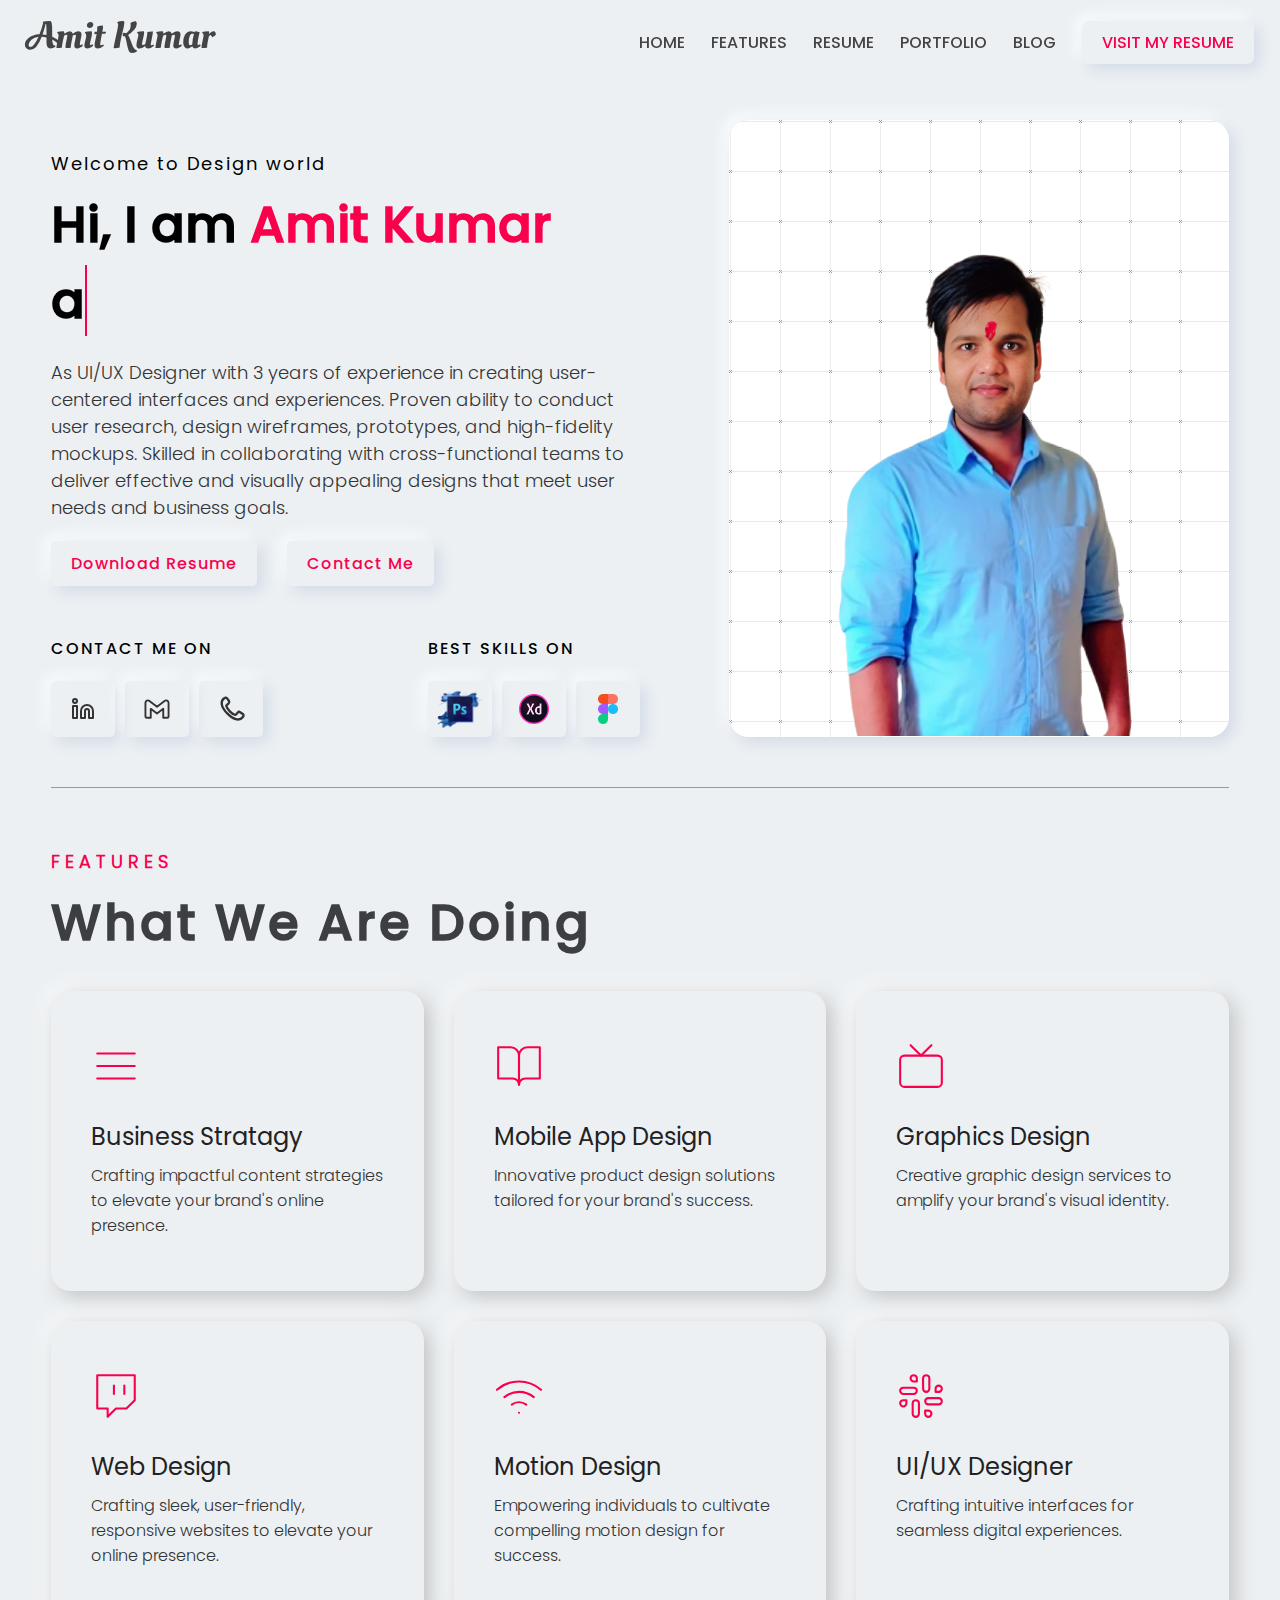
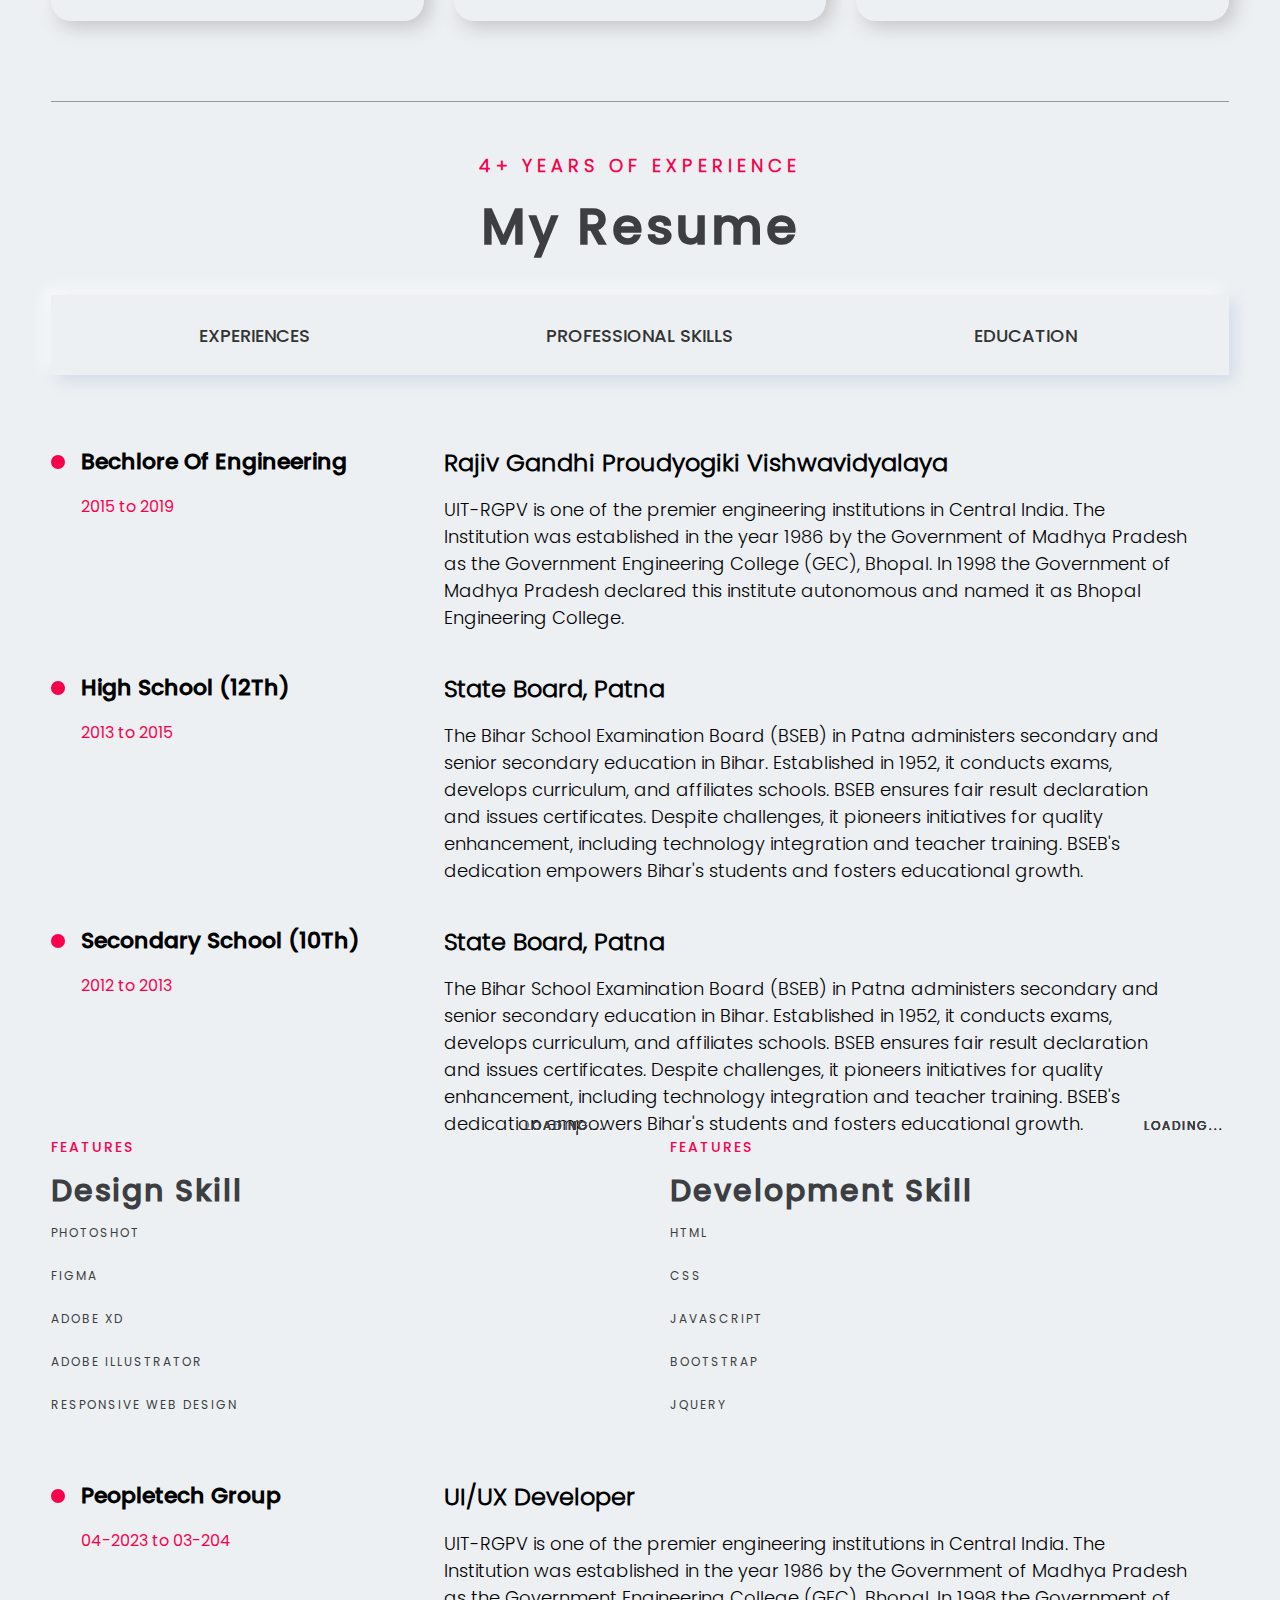
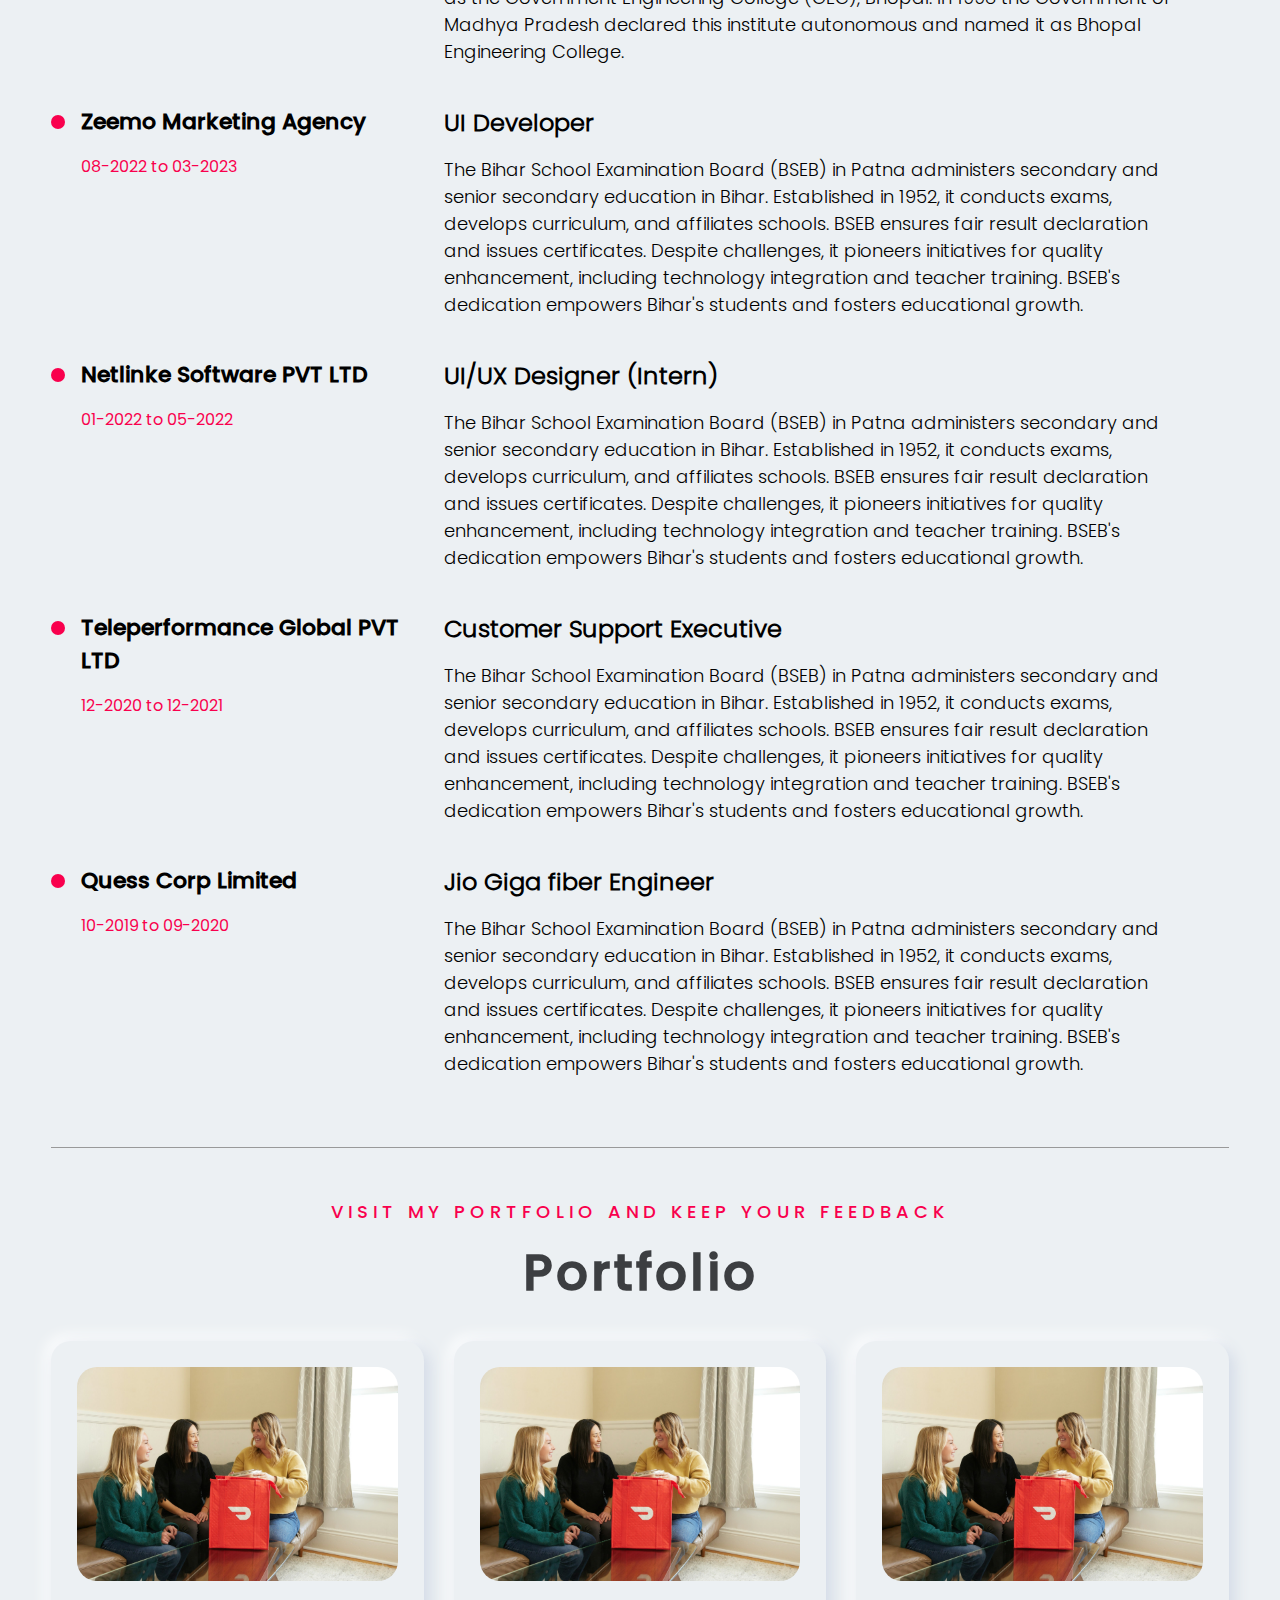
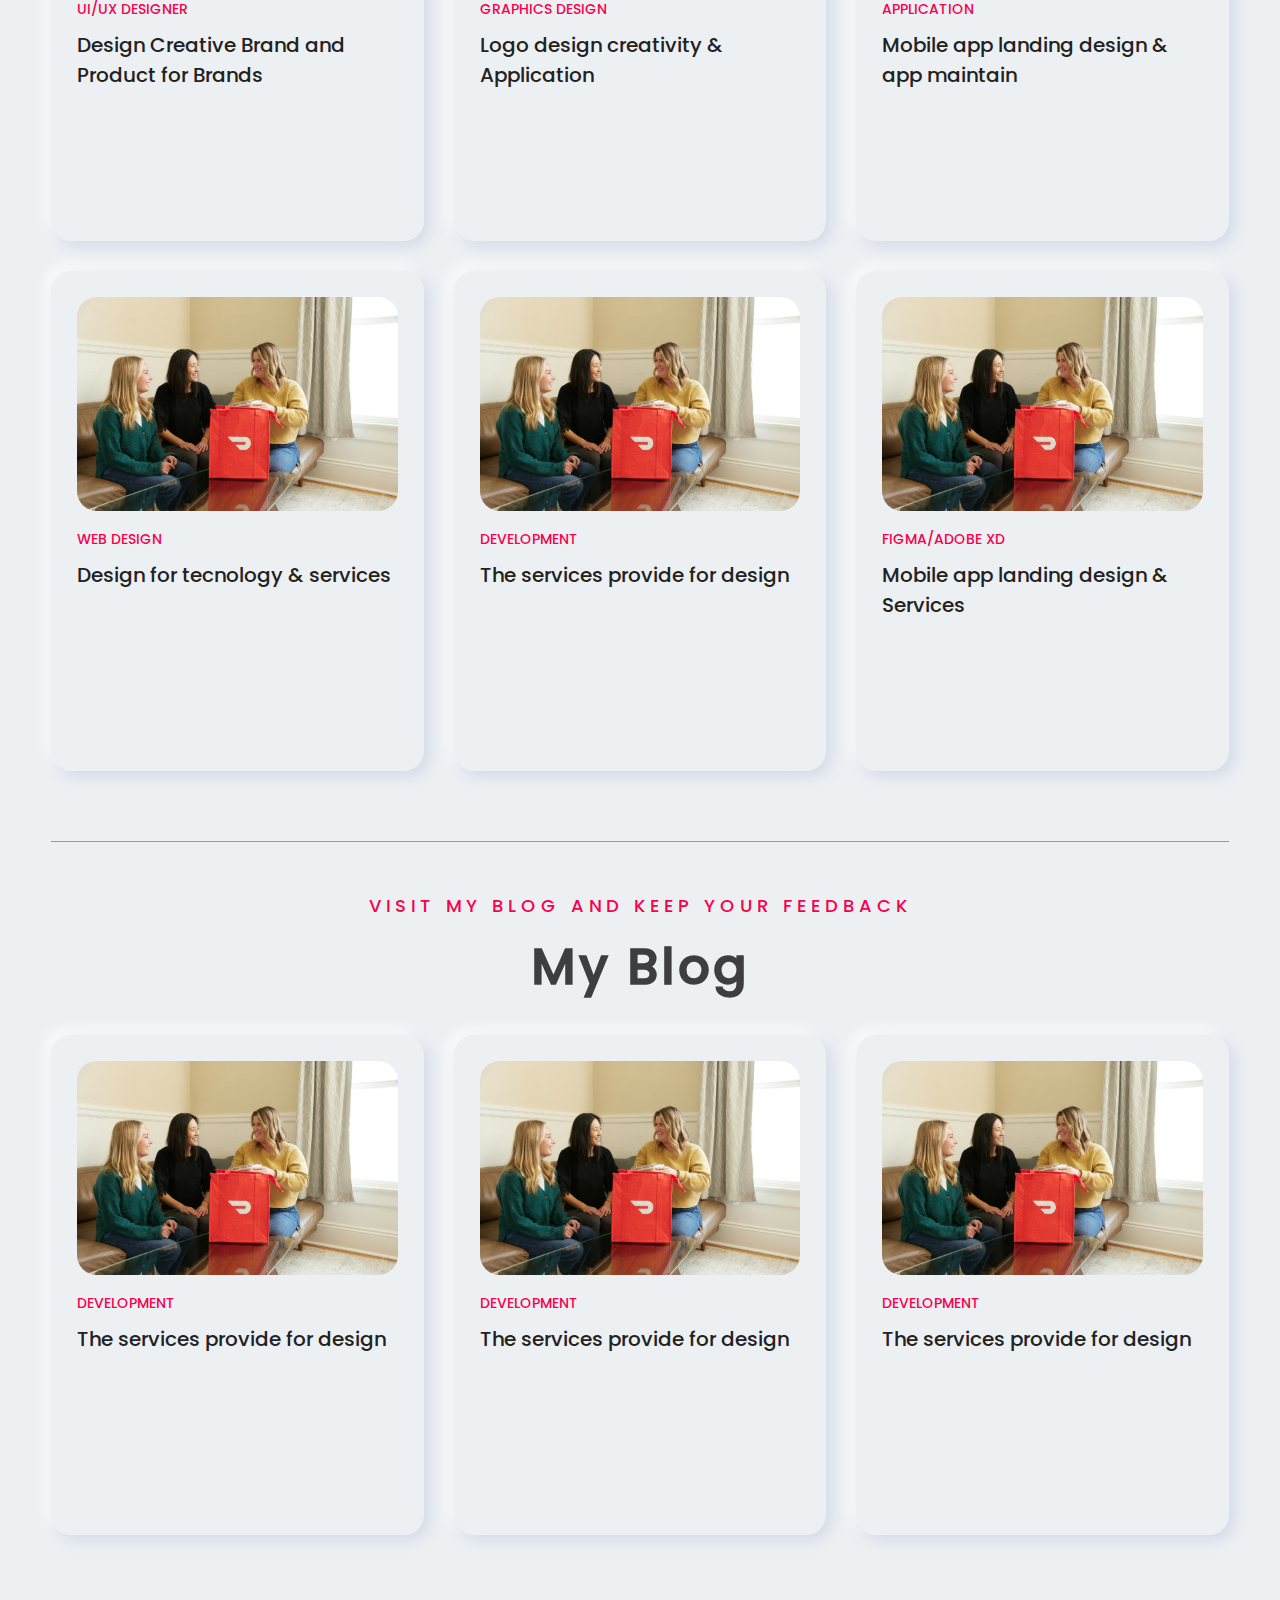
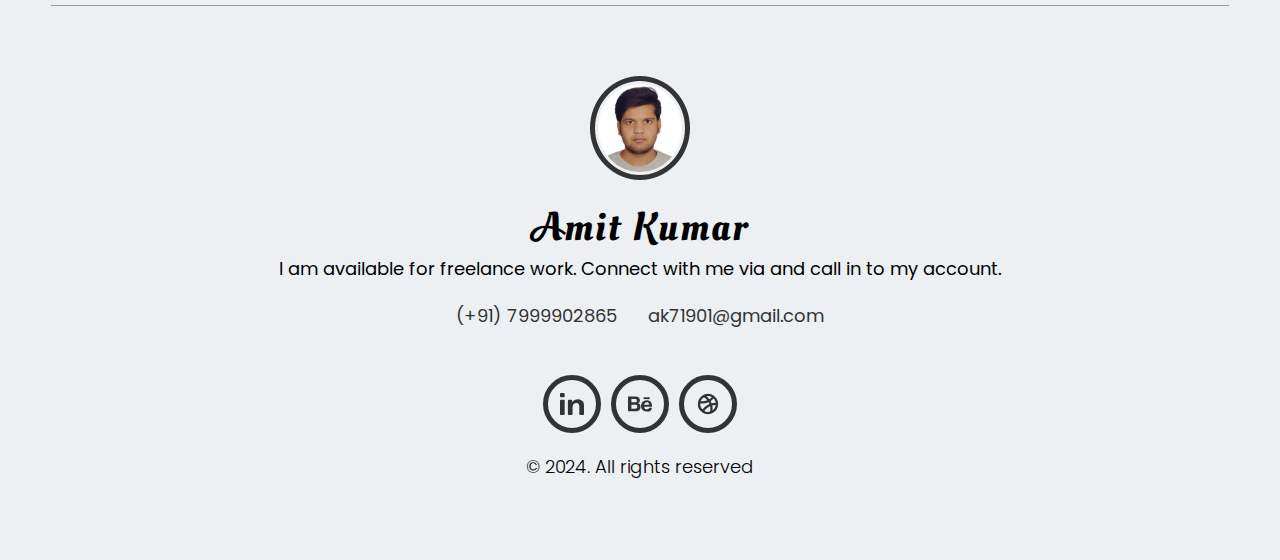
<file: index.html>
<!DOCTYPE html>
<html>
  <head>
    <meta charset="utf-8" />
    <meta http-equiv="X-UA-Compatible" content="IE=edge" />
    <link rel="icon" type="image/x-icon" href="./assets/image/AK.ico">
    <title>Amit Kumar</title>
    <meta name="description" content="" />
    <meta name="viewport" content="width=device-width, initial-scale=1" />
    <meta http-equiv="refresh" content="seconds; url=URL">
   
    <link rel="stylesheet" href="./assets/css/style.css" />
  </head>
  <body onload="hideLoader()">


    <div class="page-loader">
      <img src="./assets/image/loader1.gif">
      <!--<div class="spinner"></div>-->
      <!--<div class="loader">
      
      <div class="txt">Loading...</div>
      </div>-->
  </div>

 <!-- <button onclick="topFunction()" id="myBtn" title="Go to top">Top</button>-->

    


    <header id="navbar">
      <nav>
        <!-- nav Logo -->
        <div class="logo">Amit Kumar</div>
        <!-- nav List -->
        <ul class="navList">
          <li class="navLi">
            <a href="#top" class="scroll" >Home</a>
          </li>
          <li class="navLi"><a class="scroll" href="#features">features</a></li>
          <li class="navLi"><a class="scroll" href="#resume">Resume</a></li>
          <li class="navLi"><a class="scroll" href="#portfolio">Portfolio</a></li>
          <li class="navLi"><a class="scroll" href="#blog">Blog</a></li>
          <!--<li class="navLi"><a href="#">contact</a></li>-->
          <li class="navLi custombtn"><a href="./assets/image/resume.pdf" target="_blank">Visit My Resume</a></li>
        </ul>
        <!-- nav Button -->
        <div class="navBtn">
          <div class="line1"></div>
          <div class="line2"></div>
          <div class="line3"></div>
        </div>
      </nav>
    </header>

    <div class="banner" id="top">
      <div class="container">
        <div class="bannerwrap">

          <div class="imgsection" style=text-align:center;>
            <img src="./assets/image/my_image.png" >
          </div>

          <div class="introsection">
            <span class="welmsg">Welcome to Design world</span>
            <h1>Hi, I am <span class="namegrp">Amit Kumar</span> <br>a <span class="text"></span></h1>
            <p>As UI/UX Designer with 3 years of experience in creating user-centered interfaces and experiences. Proven ability to conduct user research, design wireframes, prototypes, and high-fidelity mockups. Skilled in collaborating with cross-functional teams to deliver effective and visually appealing designs that meet user needs and business goals.</p>

            <div class="btnwrap">
            <a href="./assets/image/resume.pdf" download class="btn">Download Resume</a>
            <a class="btn" href="https://forms.gle/RDXQVgUA8dY1o4tL8" target="_blank">Contact Me</a>

            </div>

            <div class="skilss-find-wrap">
              <div class="skillswrap">
                <span class="subhead">Contact Me on</span>
              <div class="best-skills skills">
                <a href="https://www.linkedin.com/in/amit-kumar-5540a3223/" target="_blank">
                <span><svg xmlns="http://www.w3.org/2000/svg" width="24" height="24" viewBox="0 0 24 24" fill="none" stroke="currentColor" stroke-width="2" stroke-linecap="round" stroke-linejoin="round" class="feather feather-linkedin"><path d="M16 8a6 6 0 0 1 6 6v7h-4v-7a2 2 0 0 0-2-2 2 2 0 0 0-2 2v7h-4v-7a6 6 0 0 1 6-6z"></path><rect x="2" y="9" width="4" height="12"></rect><circle cx="4" cy="4" r="2"></circle></svg></span>
                </a>
                <a href="mailto: ak71901@gmail.com" target="_blank">
                <span>
                  <!--<svg xmlns="http://www.w3.org/2000/svg" width="24" height="24" viewBox="0 0 24 24" fill="none" stroke="currentColor" stroke-width="2" stroke-linecap="round" stroke-linejoin="round" class="feather feather-instagram"><rect x="2" y="2" width="20" height="20" rx="5" ry="5"></rect><path d="M16 11.37A4 4 0 1 1 12.63 8 4 4 0 0 1 16 11.37z"></path><line x1="17.5" y1="6.5" x2="17.51" y2="6.5"></line></svg>
                  -->

                  <svg width="30" height="30" viewBox="0 0 192 192" xmlns="http://www.w3.org/2000/svg" fill="none"><path class="icontp" stroke-linejoin="round" stroke-width="12" d="M22 57.265V142c0 5.523 4.477 10 10 10h24V95.056l40 30.278 40-30.278V152h24c5.523 0 10-4.477 10-10V57.265c0-13.233-15.15-20.746-25.684-12.736L96 81.265 47.684 44.53C37.15 36.519 22 44.032 22 57.265Z"/></svg>
                
                </span>
              </a>

              <a href="tel: +91 7999902865" target="_blank">
                <span>
                 <!-- <svg xmlns="http://www.w3.org/2000/svg" width="24" height="24" viewBox="0 0 24 24" fill="none" stroke="currentColor" stroke-width="2" stroke-linecap="round" stroke-linejoin="round" class="feather feather-facebook"><path d="M18 2h-3a5 5 0 0 0-5 5v3H7v4h3v8h4v-8h3l1-4h-4V7a1 1 0 0 1 1-1h3z"></path></svg>-->

                  <svg width="28" height="28" viewBox="0 0 24 24" fill="none" xmlns="http://www.w3.org/2000/svg"><path class="icontp" stroke-width="2" d="M9 16C2.814 9.813 3.11 5.134 5.94 3.012l.627-.467a1.483 1.483 0 0 1 2.1.353l1.579 2.272a1.5 1.5 0 0 1-.25 1.99L8.476 8.474c-.38.329-.566.828-.395 1.301.316.88 1.083 2.433 2.897 4.246 1.814 1.814 3.366 2.581 4.246 2.898.474.17.973-.015 1.302-.396l1.314-1.518a1.5 1.5 0 0 1 1.99-.25l2.276 1.58a1.48 1.48 0 0 1 .354 2.096l-.47.633C19.869 21.892 15.188 22.187 9 16z"/></svg>
                </span>
              </a>

              </div>
            </div>

            <div class="skillswrap">
              <span class="subhead">Best Skills On</span>
            <div class="best-skills">
              <span class="size"><img class="ps" src="./assets/image/photoshop.webp"></span>
              <span class="size"><img class="xd" src="./assets/image/xd.png"></span>
              <span class="size"> <img class="fig" src="./assets/image/icons-03.png"> </span>
            </div>
          </div>
          </div>

          </div>


        </div>
      </div>
    </div>


    <div class="features" id="features">
      <div class="container">
        <div class="features-wrap">
          <h2>features</h2>
          <span class="subhead">What We Are Doing</span>

          <div class="cardwrap">

            <a class="card" href="./features_page/business-stratagy.html">
              <span>
                <svg xmlns="http://www.w3.org/2000/svg" width="50" height="50" viewBox="0 0 24 24" fill="none" stroke="currentColor" stroke-width="2" stroke-linecap="round" stroke-linejoin="round" class="feather feather-menu"><line x1="3" y1="12" x2="21" y2="12"></line><line x1="3" y1="6" x2="21" y2="6"></line><line x1="3" y1="18" x2="21" y2="18"></line></svg>
              </span>
              <h3>Business Stratagy</h3>
              <p>Crafting impactful content strategies to elevate your brand's online presence.</p>
              <img src="./assets/image/arrow-right-svgrepo-com.svg" class="arrow-icon">
            </a>


            <a class="card" href="./features_page/mobile-app-design.html">
              <span>
                <svg xmlns="http://www.w3.org/2000/svg" width="50" height="50" viewBox="0 0 24 24" fill="none" stroke="currentColor" stroke-width="2" stroke-linecap="round" stroke-linejoin="round" class="feather feather-book-open"><path d="M2 3h6a4 4 0 0 1 4 4v14a3 3 0 0 0-3-3H2z"></path><path d="M22 3h-6a4 4 0 0 0-4 4v14a3 3 0 0 1 3-3h7z"></path></svg>
              </span>
              <h3>Mobile App Design</h3>
              <p>Innovative product design solutions tailored for your brand's success.</p>
              <img src="./assets/image/arrow-right-svgrepo-com.svg" class="arrow-icon">
            </a>


            <a class="card" href="./features_page/graphics-design.html">
              <span>
                <svg xmlns="http://www.w3.org/2000/svg" width="50" height="50" viewBox="0 0 24 24" fill="none" stroke="currentColor" stroke-width="2" stroke-linecap="round" stroke-linejoin="round" class="feather feather-tv"><rect x="2" y="7" width="20" height="15" rx="2" ry="2"></rect><polyline points="17 2 12 7 7 2"></polyline></svg>
              </span>
              <h3>Graphics Design</h3>
              <p>Creative graphic design services to amplify your brand's visual identity.</p>
              <img src="./assets/image/arrow-right-svgrepo-com.svg" class="arrow-icon">
            </a>


            <a class="card" href="./features_page/web-design.html">
              <span>
                <svg xmlns="http://www.w3.org/2000/svg" width="50" height="50" viewBox="0 0 24 24" fill="none" stroke="currentColor" stroke-width="2" stroke-linecap="round" stroke-linejoin="round" class="feather feather-twitch"><path d="M21 2H3v16h5v4l4-4h5l4-4V2zm-10 9V7m5 4V7"></path></svg>
              </span>
              <h3>Web Design</h3>
              <p>Crafting sleek, user-friendly, responsive websites to elevate your online presence.</p>
              <img src="./assets/image/arrow-right-svgrepo-com.svg" class="arrow-icon">
            </a>


            <a class="card" href="./features_page/motion-design.html">
              <span>
                <svg xmlns="http://www.w3.org/2000/svg" width="50" height="50" viewBox="0 0 24 24" fill="none" stroke="currentColor" stroke-width="2" stroke-linecap="round" stroke-linejoin="round" class="feather feather-wifi"><path d="M5 12.55a11 11 0 0 1 14.08 0"></path><path d="M1.42 9a16 16 0 0 1 21.16 0"></path><path d="M8.53 16.11a6 6 0 0 1 6.95 0"></path><line x1="12" y1="20" x2="12.01" y2="20"></line></svg>
              </span>
              <h3> Motion Design</h3>
              <p>Empowering individuals to cultivate compelling motion design for success.</p>
              <img src="./assets/image/arrow-right-svgrepo-com.svg" class="arrow-icon">
            </a>


            <a class="card" href="./features_page/uiux-design.html">
              <span>
                <svg xmlns="http://www.w3.org/2000/svg" width="50" height="50" viewBox="0 0 24 24" fill="none" stroke="currentColor" stroke-width="2" stroke-linecap="round" stroke-linejoin="round" class="feather feather-slack"><path d="M14.5 10c-.83 0-1.5-.67-1.5-1.5v-5c0-.83.67-1.5 1.5-1.5s1.5.67 1.5 1.5v5c0 .83-.67 1.5-1.5 1.5z"></path><path d="M20.5 10H19V8.5c0-.83.67-1.5 1.5-1.5s1.5.67 1.5 1.5-.67 1.5-1.5 1.5z"></path><path d="M9.5 14c.83 0 1.5.67 1.5 1.5v5c0 .83-.67 1.5-1.5 1.5S8 21.33 8 20.5v-5c0-.83.67-1.5 1.5-1.5z"></path><path d="M3.5 14H5v1.5c0 .83-.67 1.5-1.5 1.5S2 16.33 2 15.5 2.67 14 3.5 14z"></path><path d="M14 14.5c0-.83.67-1.5 1.5-1.5h5c.83 0 1.5.67 1.5 1.5s-.67 1.5-1.5 1.5h-5c-.83 0-1.5-.67-1.5-1.5z"></path><path d="M15.5 19H14v1.5c0 .83.67 1.5 1.5 1.5s1.5-.67 1.5-1.5-.67-1.5-1.5-1.5z"></path><path d="M10 9.5C10 8.67 9.33 8 8.5 8h-5C2.67 8 2 8.67 2 9.5S2.67 11 3.5 11h5c.83 0 1.5-.67 1.5-1.5z"></path><path d="M8.5 5H10V3.5C10 2.67 9.33 2 8.5 2S7 2.67 7 3.5 7.67 5 8.5 5z"></path></svg>
              </span>
              <h3>UI/UX Designer</h3>
              <p>Crafting intuitive interfaces for seamless digital experiences.</p>
              <img src="./assets/image/arrow-right-svgrepo-com.svg" class="arrow-icon">
            </a>
          </div>

        </div>
      </div>
    </div>

    <div class="resume" id="resume">
      <div class="container">
        <div class="resume-wrap">

          <h2 class="headdetails"> 4+ Years of experience</h2>
        <h3 class="subheading">My Resume</h3>

          <div id="tabs">
            <ul>
              <li><a href="#tabs-3">experiences</a></li>
              <li><a href="#tabs-2">professional skills</a></li>
              <li><a href="#tabs-1">education</a></li>
              
              
            </ul>
            <div id="tabs-1">
              
              <div class="educationwrap">


                <div class="coursenwrap">
                  <div class="coursenameduration"> 
                    <h3 class="coursename">Bechlore Of Engineering</h3>
                    <span class="durationtime">2015 to 2019</span>
                  </div>
                  <div class="coursedetails">
                    <h4> Rajiv Gandhi Proudyogiki Vishwavidyalaya</h4>
                    <p>UIT-RGPV is one of the premier engineering institutions in Central India. The Institution was established in the year 1986 by the Government of Madhya Pradesh as the Government Engineering College (GEC), Bhopal. In 1998 the Government of Madhya Pradesh declared this institute autonomous and named it as Bhopal Engineering College.</p>
                  </div>
                </div>


                <div class="coursenwrap">
                  <div class="coursenameduration"> 
                    <h3 class="coursename hs">High School (12Th)</h3>
                    <span class="durationtime">2013 to 2015</span>
                  </div>
                  <div class="coursedetails">
                    <h4> State Board, Patna</h4>
                    <p>The Bihar School Examination Board (BSEB) in Patna administers secondary and senior secondary education in Bihar. Established in 1952, it conducts exams, develops curriculum, and affiliates schools. BSEB ensures fair result declaration and issues certificates. Despite challenges, it pioneers initiatives for quality enhancement, including technology integration and teacher training. BSEB's dedication empowers Bihar's students and fosters educational growth.</p>
                  </div>
                </div>

                <div class="coursenwrap">
                  <div class="coursenameduration"> 
                    <h3 class="coursename">Secondary School (10Th)</h3>
                    <span class="durationtime">2012 to 2013</span>
                  </div>
                  <div class="coursedetails">
                    <h4> State Board, Patna</h4>
                    <p>The Bihar School Examination Board (BSEB) in Patna administers secondary and senior secondary education in Bihar. Established in 1952, it conducts exams, develops curriculum, and affiliates schools. BSEB ensures fair result declaration and issues certificates. Despite challenges, it pioneers initiatives for quality enhancement, including technology integration and teacher training. BSEB's dedication empowers Bihar's students and fosters educational growth.</p>
                  </div>
                </div>

              </div>


            </div>
            <div id="tabs-2">


              <div class="education-wrap">


              <div class="design-skills">

              <span class="subhead">Features</span>
              <h4 class="head">Design Skill</h4>

              <div class="skills-wrap">
              <span class="skills-title">PHOTOSHOT</span>
              <div id="progressbar"><div class="progress-label">Loading...</div></div>
              </div>

              <div class="skills-wrap">
                <span class="skills-title">FIGMA</span>
                <div id="progressbar1"><div class="progress-label1" style="position:absolute;top:-20px;right:5px;font-family:'poppins-regular';">Loading...</div></div>
              </div>

              <div class="skills-wrap">
                <span class="skills-title">ADOBE XD</span>
                <div id="progressbar2"><div class="progress-label2" style="position:absolute;top:-20px;right:5px;font-family:'poppins-regular';">Loading...</div></div>
              </div>

              <div class="skills-wrap">
                <span class="skills-title" >ADOBE ILLUSTRATOR</span>
                <div id="progressbar3"><div class="progress-label3" style="position:absolute;top:-20px;right:5px;font-family:'poppins-regular';">Loading...</div></div>
              </div>

              <div class="skills-wrap">
                <span class="skills-title">RESPONSIVE WEB DESIGN</span>
                <div id="progressbar4"><div class="progress-label4" style="position:absolute;top:-20px;right:5px;font-family:'poppins-regular';">Loading...</div></div>
              </div>

            </div>



                <div class="design-skills">

                  <span class="subhead">Features</span>
                  <h4 class="head">Development  Skill</h4>
    
                  <div class="skills-wrap">
                  <span class="skills-title">HTML</span>
                  <div id="progressbar0"><div class="progress-label0" style="position:absolute;top:-20px;right:5px;font-family:'poppins-regular';">Loading...</div></div>
                  </div>
    
                  <div class="skills-wrap">
                    <span class="skills-title">CSS</span>
                    <div id="progressbar5"><div class="progress-label5" style="position:absolute;top:-20px;right:5px;font-family:'poppins-regular';">Loading...</div></div>
                  </div>
    
                  <div class="skills-wrap">
                    <span class="skills-title">JAVASCRIPT</span>
                    <div id="progressbar6"><div class="progress-label6" style="position:absolute;top:-20px;right:5px;font-family:'poppins-regular';">Loading...</div></div>
                  </div>
    
                  <div class="skills-wrap">
                    <span class="skills-title" >BOOTSTRAP</span>
                    <div id="progressbar7"><div class="progress-label7" style="position:absolute;top:-20px;right:5px;font-family:'poppins-regular';">Loading...</div></div>
                  </div>
    
                  <div class="skills-wrap">
                    <span class="skills-title">JQUERY</span>
                    <div id="progressbar8"><div class="progress-label8" style="position:absolute;top:-20px;right:5px;font-family:'poppins-regular';">Loading...</div></div>
                  </div>
    
                </div>

                </div>
             
            </div>
            <div id="tabs-3">
             
              
              <div class="educationwrap">


                <div class="coursenwrap">
                  <div class="coursenameduration"> 
                    <h3 class="coursename hs">Peopletech Group</h3>
                    <span class="durationtime">04-2023 to 03-204</span>
                  </div>
                  <div class="coursedetails">
                    <h4> UI/UX Developer</h4>
                    <p>UIT-RGPV is one of the premier engineering institutions in Central India. The Institution was established in the year 1986 by the Government of Madhya Pradesh as the Government Engineering College (GEC), Bhopal. In 1998 the Government of Madhya Pradesh declared this institute autonomous and named it as Bhopal Engineering College.</p>
                  </div>
                </div>


                <div class="coursenwrap">
                  <div class="coursenameduration"> 
                    <h3 class="coursename">Zeemo Marketing Agency</h3>
                    <span class="durationtime">08-2022 to 03-2023</span>
                  </div>
                  <div class="coursedetails">
                    <h4> UI Developer</h4>
                    <p>The Bihar School Examination Board (BSEB) in Patna administers secondary and senior secondary education in Bihar. Established in 1952, it conducts exams, develops curriculum, and affiliates schools. BSEB ensures fair result declaration and issues certificates. Despite challenges, it pioneers initiatives for quality enhancement, including technology integration and teacher training. BSEB's dedication empowers Bihar's students and fosters educational growth.</p>
                  </div>
                </div>

                <div class="coursenwrap">
                  <div class="coursenameduration"> 
                    <h3 class="coursename">Netlinke Software PVT LTD</h3>
                    <span class="durationtime">01-2022 to 05-2022</span>
                  </div>
                  <div class="coursedetails">
                    <h4> UI/UX Designer (Intern)</h4>
                    <p>The Bihar School Examination Board (BSEB) in Patna administers secondary and senior secondary education in Bihar. Established in 1952, it conducts exams, develops curriculum, and affiliates schools. BSEB ensures fair result declaration and issues certificates. Despite challenges, it pioneers initiatives for quality enhancement, including technology integration and teacher training. BSEB's dedication empowers Bihar's students and fosters educational growth.</p>
                  </div>
                </div>

                <div class="coursenwrap">
                  <div class="coursenameduration"> 
                    <h3 class="coursename tp">Teleperformance Global PVT LTD</h3>
                    <span class="durationtime">12-2020 to 12-2021</span>
                  </div>
                  <div class="coursedetails">
                    <h4> Customer Support Executive </h4>
                    <p>The Bihar School Examination Board (BSEB) in Patna administers secondary and senior secondary education in Bihar. Established in 1952, it conducts exams, develops curriculum, and affiliates schools. BSEB ensures fair result declaration and issues certificates. Despite challenges, it pioneers initiatives for quality enhancement, including technology integration and teacher training. BSEB's dedication empowers Bihar's students and fosters educational growth.</p>
                  </div>
                </div>


                <div class="coursenwrap">
                  <div class="coursenameduration"> 
                    <h3 class="coursename hs">Quess Corp Limited</h3>
                    <span class="durationtime">10-2019 to 09-2020</span>
                  </div>
                  <div class="coursedetails">
                    <h4> Jio Giga fiber Engineer</h4>
                    <p>The Bihar School Examination Board (BSEB) in Patna administers secondary and senior secondary education in Bihar. Established in 1952, it conducts exams, develops curriculum, and affiliates schools. BSEB ensures fair result declaration and issues certificates. Despite challenges, it pioneers initiatives for quality enhancement, including technology integration and teacher training. BSEB's dedication empowers Bihar's students and fosters educational growth.</p>
                  </div>
                </div>

              </div>


            </div>
          </div>

        </div>
      </div>
    </div>


    <div class="portfolio" id="portfolio">
      <div class="container">
        <div class="portfoliowrap">
          <span class="headdetails"> VISIT MY PORTFOLIO AND KEEP YOUR FEEDBACK</span>
           <h3 class="subheading">Portfolio</h3>

           <div class="portfoliocardwrap">
            <a href="#" class="portfoliocard">
              <img src="./assets/image/img1.jpg">
              <span class="portcardtitle">UI/UX Designer</span>
              <span class="portcardhead">Design Creative Brand and Product for Brands</span>
              <img src="./assets/image/arrow-red.svg" class="arrow-icon-port">
            </a>

            <a href="#" class="portfoliocard">
              <img src="./assets/image/img1.jpg">
              <span class="portcardtitle">Graphics Design </span>
              <span class="portcardhead">Logo design creativity & Application </span>
              <img src="./assets/image/arrow-red.svg" class="arrow-icon-port">
            </a>

            <a href="#" class="portfoliocard">
              <img src="./assets/image/img1.jpg">
              <span class="portcardtitle">Application</span>
              <span class="portcardhead">Mobile app landing design & app maintain</span>
              <img src="./assets/image/arrow-red.svg" class="arrow-icon-port">
            </a>

            <a href="#" class="portfoliocard">
              <img src="./assets/image/img1.jpg">
              <span class="portcardtitle">Web Design</span>
              <span class="portcardhead">Design for tecnology & services</span>
              <img src="./assets/image/arrow-red.svg" class="arrow-icon-port">
            </a>

            <a href="#" class="portfoliocard">
              <img src="./assets/image/img1.jpg">
              <span class="portcardtitle">Development</span>
              <span class="portcardhead">The services provide for design </span>
              <img src="./assets/image/arrow-red.svg" class="arrow-icon-port">
            </a>

            <a href="#" class="portfoliocard">
              <img src="./assets/image/img1.jpg">
              <span class="portcardtitle">Figma/Adobe XD</span>
              <span class="portcardhead">Mobile app landing design & Services</span>
              <img src="./assets/image/arrow-red.svg" class="arrow-icon-port">
            </a>

           </div>

        </div>
      </div>

    </div>



    <div class="portfolio" id="blog">
      <div class="container">
        <div class="portfoliowrap">
          <span class="headdetails"> VISIT MY BLOG AND KEEP YOUR FEEDBACK</span>
           <h3 class="subheading">My Blog</h3>

           <div class="portfoliocardwrap">
            <div class="portfoliocard">
              <img src="./assets/image/img1.jpg">
              <span class="portcardtitle">Development</span>
              <span class="portcardhead">The services provide for design </span>
              <img src="./assets/image/arrow-red.svg" class="arrow-icon-port">
            </div>

            <div class="portfoliocard">
              <img src="./assets/image/img1.jpg">
              <span class="portcardtitle">Development</span>
              <span class="portcardhead">The services provide for design </span>
              <img src="./assets/image/arrow-red.svg" class="arrow-icon-port">
            </div>

            <div class="portfoliocard">
              <img src="./assets/image/img1.jpg">
              <span class="portcardtitle">Development</span>
              <span class="portcardhead">The services provide for design </span>
              <img src="./assets/image/arrow-red.svg" class="arrow-icon-port">
            </div>

           </div>

        </div>
      </div>

    </div>



    <!-- <div class="contact">
      <div class="container">
        <div class="contactwrap">
          <span class="headdetails"> CONTACT</span>
           <h3 class="subheading">Contact With Me</h3>

           <div class="contactsection">
            <div class="contactasidecard">
                <img src="./assets/image/img1.jpg">
                <span class="contactcardhead">Nevine Acotanza</span>
                <span class="contacttitle">Chief Operating Officer</span>
                <p>I am available for freelance work. Connect with me via and call in to my account.</p>
                <span class="contactmobileno">Phone: <a href="tel:7999902865"> (+91) 7999902865</a></span>
                <span class="contactemail">Email: <a href="mailto:ak71901@gmail.com">
                  ak71901@gmail.com</a></span>
            <div>

                  <div class="contacticonwrap">

                    <span class="subhead">Find With Me</span>
                      <div class="conracticons">
                        <span><svg xmlns="http://www.w3.org/2000/svg" width="24" height="24" viewBox="0 0 24 24" fill="none" stroke="currentColor" stroke-width="2" stroke-linecap="round" stroke-linejoin="round" class="feather feather-linkedin"><path d="M16 8a6 6 0 0 1 6 6v7h-4v-7a2 2 0 0 0-2-2 2 2 0 0 0-2 2v7h-4v-7a6 6 0 0 1 6-6z"></path><rect x="2" y="9" width="4" height="12"></rect><circle cx="4" cy="4" r="2"></circle></svg></span>
                        <span><svg xmlns="http://www.w3.org/2000/svg" width="24" height="24" viewBox="0 0 24 24" fill="none" stroke="currentColor" stroke-width="2" stroke-linecap="round" stroke-linejoin="round" class="feather feather-instagram"><rect x="2" y="2" width="20" height="20" rx="5" ry="5"></rect><path d="M16 11.37A4 4 0 1 1 12.63 8 4 4 0 0 1 16 11.37z"></path><line x1="17.5" y1="6.5" x2="17.51" y2="6.5"></line></svg></span>
                        <span><svg xmlns="http://www.w3.org/2000/svg" width="24" height="24" viewBox="0 0 24 24" fill="none" stroke="currentColor" stroke-width="2" stroke-linecap="round" stroke-linejoin="round" class="feather feather-facebook"><path d="M18 2h-3a5 5 0 0 0-5 5v3H7v4h3v8h4v-8h3l1-4h-4V7a1 1 0 0 1 1-1h3z"></path></svg></span>
                      </div>
                  </div>
                </div>

            </div>
            <div class="contactformwrap">-->
               <!-- <div class="formsection">
                <span class="msgcaution">* All Fields are manditory</span>
                <form id="contactfrom">
                  <div class="forstname">
                    <label>Your Name</label>
                    <input type="text" id="name" required>
                  </div>

                <div class="forstname">
                  <label> Email</label>
                  <input type="email" id="emailId" required>
                </div>
                <div class="forstname">
                  <label>Phone Number</label>
                  <input type="number" id="phoneNumber" required>
                </div>
                <div class="forstname">
                  <label>Message</label>
                  <textarea id="messageinfo" required></textarea >
                </div>

                <div class="sendmsgbtn">-->
                  <!--<button type="button" onclick="sendmail()" class="submitbtn" >Send Message</button>-->
                 <!-- <input type="submit" class="submitbtn" value="Send Message">
                </div>


                </form>

              </div>-->


              <!--<iframe src="https://docs.google.com/forms/d/e/1FAIpQLSeQzAVpFH8tquHSNppa0ie4QZBubmp-FtAnRYFLEpCsMROYZg/viewform?embedded=true" frameborder="0" marginheight="0" marginwidth="0" style="width:100%;height:100%">Loading…</iframe>


            </div>
           </div>

           

           </div>

        </div>
      </div>
    </div>-->



    <div class="footer">
      <div class="container">
        <div class="footerwrap">
          <div class="footrimgwrap">
            <img src="./assets/image/Amit_image.png">
          </div>
          <div class="footername">Amit Kumar</div>

          <p class="ftext">I am available for freelance work. Connect with me via and call in to my account.</p>
          <div class="contactwrap">
          <span class="contactmobileno"> <a href="tel:7999902865"> (+91) 7999902865</a></span>
          <span class="contactemail"> <a href="mailto:ak71901@gmail.com">ak71901@gmail.com</a></span>
          </div>

          <div class="iconwrap">

            <a href="#">
              <svg version="1.1" id="Capa_1" xmlns="http://www.w3.org/2000/svg" xmlns:xlink="http://www.w3.org/1999/xlink" width="24" height="24" viewBox="0 0 552.77 552.77" xml:space="preserve">
                <g>
                  <g>
                    <path d="M17.95,528.854h71.861c9.914,0,17.95-8.037,17.95-17.951V196.8c0-9.915-8.036-17.95-17.95-17.95H17.95
                      C8.035,178.85,0,186.885,0,196.8v314.103C0,520.816,8.035,528.854,17.95,528.854z"/>
                    <path d="M17.95,123.629h71.861c9.914,0,17.95-8.036,17.95-17.95V41.866c0-9.914-8.036-17.95-17.95-17.95H17.95
                      C8.035,23.916,0,31.952,0,41.866v63.813C0,115.593,8.035,123.629,17.95,123.629z"/>
                    <path d="M525.732,215.282c-10.098-13.292-24.988-24.223-44.676-32.791c-19.688-8.562-41.42-12.846-65.197-12.846
                      c-48.268,0-89.168,18.421-122.699,55.27c-6.672,7.332-11.523,5.729-11.523-4.186V196.8c0-9.915-8.037-17.95-17.951-17.95h-64.192
                      c-9.915,0-17.95,8.035-17.95,17.95v314.103c0,9.914,8.036,17.951,17.95,17.951h71.861c9.915,0,17.95-8.037,17.95-17.951V401.666
                      c0-45.508,2.748-76.701,8.244-93.574c5.494-16.873,15.66-30.422,30.488-40.649c14.83-10.227,31.574-15.343,50.24-15.343
                      c14.572,0,27.037,3.58,37.393,10.741c10.355,7.16,17.834,17.19,22.436,30.104c4.604,12.912,6.904,41.354,6.904,85.33v132.627
                      c0,9.914,8.035,17.951,17.949,17.951h71.861c9.914,0,17.949-8.037,17.949-17.951V333.02c0-31.445-1.982-55.607-5.941-72.48
                      S535.836,228.581,525.732,215.282z"/>
                  </g>
                </g>
                </svg>
            </a>

            <a href="#">
              <svg version="1.1" id="Capa_1" xmlns="http://www.w3.org/2000/svg" xmlns:xlink="http://www.w3.org/1999/xlink" width="24" height="24" viewBox="0 0 95.802 95.802" xml:space="preserve">
            <g>
              <g>
                <path d="M38.664,44.689c0,0,9.065-0.673,9.065-11.306c0-10.632-7.417-15.819-16.813-15.819H13.622h-0.508H0v59.414h13.114h0.508
                  h17.294c0,0,18.873,0.597,18.873-17.536C49.79,59.442,50.613,44.689,38.664,44.689z M13.622,28.125h15.069h2.226
                  c0,0,4.203,0,4.203,6.181c0,6.181-2.473,7.077-5.275,7.077H13.622V28.125z M30.119,66.42H13.622V50.541h17.294
                  c0,0,6.264-0.08,6.264,8.16C37.18,65.572,32.599,66.351,30.119,66.42z"/>
                <rect x="62.18" y="21.064" width="24.514" height="7.317"/>
                <path d="M74.961,32.682c-22.848,0-22.828,22.826-22.828,22.826s-1.566,22.713,22.829,22.713c0,0,20.331,1.162,20.331-15.801
                  H84.837c0,0,0.349,6.391-9.526,6.391c0,0-10.455,0.699-10.455-10.34h30.785C95.641,58.471,99.009,32.682,74.961,32.682z
                  M84.255,50.541H64.738c0,0,1.277-9.158,10.455-9.158C84.372,41.382,84.255,50.541,84.255,50.541z"/>
              </g>
            </g>
            </svg>
            </a>

            <a href="#">
              <svg width="24" height="24" viewBox="0 0 256 256" id="Flat" xmlns="http://www.w3.org/2000/svg">
                <path d="M236.02686,128.6425c.00146-.21435.0083-.42773.0083-.64258a107.83375,107.83375,0,0,0-39.77832-83.65918c-.19825-.185-.39209-.373-.60547-.54687-.27246-.22266-.55567-.42432-.84131-.61914A107.83753,107.83753,0,0,0,81.335,30.62834a12.0261,12.0261,0,0,0-1.55517.77149,108.37236,108.37236,0,0,0-57.64991,75.39892c-.00781.03906-.0205.07569-.02783.11475-.00732.03711-.00879.07373-.01562.11133A107.94858,107.94858,0,0,0,63.1167,214.25432a12.011,12.011,0,0,0,1.73,1.28271c.01465.00928.03027.0166.04492.02539a107.84489,107.84489,0,0,0,98.68945,14.42041,12.03933,12.03933,0,0,0,1.30616-.46093,108.18651,108.18651,0,0,0,71.13623-100.59131C236.02441,128.8344,236.02783,128.7382,236.02686,128.6425Zm-24.85791-12.606c-1.04346-.01855-2.08692-.03857-3.12793-.03857a172.46492,172.46492,0,0,0-41.38184,5.0625,170.869,170.869,0,0,0-10.64893-23.67334,172.152,172.152,0,0,0,32.92871-27.147A83.76067,83.76067,0,0,1,211.169,116.03654ZM170.02734,55.29631a148.07,148.07,0,0,1-26.97509,21.88232A173.23488,173.23488,0,0,0,112.479,45.4677a83.56011,83.56011,0,0,1,57.54834,9.82861Zm-84.46045.27393a149.05161,149.05161,0,0,1,35.90235,32.874A147.93161,147.93161,0,0,1,64.041,99.998c-4.99024,0-9.98-.25732-14.9336-.75293A84.45374,84.45374,0,0,1,85.56689,55.57024ZM44.03516,127.99992c0-1.728.06933-3.43945.17236-5.1416A174.137,174.137,0,0,0,64.041,123.998a171.83167,171.83167,0,0,0,70.84668-15.21533,146.83016,146.83016,0,0,1,8.92089,19.64795,170.34091,170.34091,0,0,0-21.5205,10.4375A173.09669,173.09669,0,0,0,68.60791,187.308,83.73587,83.73587,0,0,1,44.03516,127.99992Zm43.76806,73.7168a149.02842,149.02842,0,0,1,46.46631-42.05322,146.20146,146.20146,0,0,1,16.01514-7.9458,148.50545,148.50545,0,0,1,2.67334,27.97461,149.05382,149.05382,0,0,1-2.9292,29.3667,83.79761,83.79761,0,0,1-62.22559-7.34229Zm88.29346-4.88574c.56348-5.6836.86133-11.4043.86133-17.13867a172.48759,172.48759,0,0,0-3.72071-35.542A148.49921,148.49921,0,0,1,208.041,139.998c1.03808,0,2.07812.01709,3.11865.03857A84.07823,84.07823,0,0,1,176.09668,196.831Z"/>
              </svg>
            </a>


          </div>

          <span>© 2024. All rights reserved</span>

        </div>
      </div>
    </div>





    <script src="./assets/javascript/jquery.js" async defer></script>
    <script src="./assets/javascript/jquery-UI.js" async defer></script>
    <script src="./assets/javascript/typed-animation.js" async defer></script>
    <script src="./assets/javascript/smoothscroll.js" async defer></script>
    <script src="./assets/javascript/custom.js" async defer></script>
  </body>
</html>
</file>
<file: assets/css/style.css>
@font-face {
  font-family: 'poppins-light';
  src: url("../fonts/Poppins-Light.ttf");
  font-weight: 300;
}
@font-face {
  font-family: 'poppins-medium';
  src: url("../fonts/Poppins-Medium.ttf");
  font-weight: 400;
}
@font-face {
  font-family: 'poppins-regular';
  src: url("../fonts/Poppins-Regular.ttf");
  font-weight: 400;
}
@font-face {
  font-family: 'poppins-black';
  src: url("../fonts/Poppins-Black.ttf");
  font-weight: 500;
}
@font-face {
  font-family: 'poppins-bold';
  src: url("../fonts/Poppins-Bold.ttf");
  font-weight: 600;
}
@font-face {
  font-family: 'poppins-ExtraBold';
  src: url("../fonts/Poppins-ExtraBold.ttf");
  font-weight: 800;
}
@font-face {
  font-family: 'logo-font';
  src: url("../fonts/OleoScriptSwashCaps-Regular.ttf");
  font-weight: 800;
}



*{margin: 0;padding: 0;box-sizing: border-box;}

body{background-color: #ECF0F3;width: 100%;position: relative;}



.container{width: 1650px;margin: 0px auto;}
@media screen and (max-width:1700px) {.container{width: 92%;}}
@media screen and (max-width:992px) {.container{width: 86%;}}

.navbarclass {display: grid;place-items: center;background: #e3edf7; height: 80px; z-index: 2; box-shadow: 6px 6px 10px -1px rgba(0,0,0,0.15), -6px -6px 10px -1px rgba(255,255,255,0.7);border: 1px solid rgba(0,0,0,0);transition: all 0.5s;}
  

  header {width: 100%;min-height: 60px;display: flex;flex-direction: column;align-items: center;background-color: transparent;position: fixed;width: 100%;display: block;transition: top 0.3s;z-index: 2;}
  nav {width: 96%;height: 7vh;min-height: 60px;background-color: inherit;color: #444;font-family: Cambria, Cochin, Georgia, Times, 'Times New Roman', serif;display: grid;grid-template-columns: 1fr auto;align-items: baseline; margin: 10px auto;}
  nav .logo {font-size: 38px;font-family:  'logo-font', 'poppins-medium',sans-serif ;}
  .navList {font-size: 16px;text-transform: uppercase;list-style: none;display: flex;gap: 26px;font-family: 'poppins-medium', sans-serif;align-items: center;}
  nav a {color: inherit;text-decoration: none;}
  nav a:hover{color: #f9004d;}
  .navBtn {display: none;cursor: pointer;}
  nav .custombtn a{box-shadow: 5px 5px 15px #D1D9E6, -5px -5px 15px #ffffff;padding: 10px 20px;transition: all 0.7s;border-radius: 7px;color: #f9004d;}
  nav .custombtn a:hover{background: #f9004d;color: #fff !important;}
  
  /* 3divs for 3line button */
  .navBtn div {width: 30px;height: 2px; margin: 5px; background-color: #444;border-radius: 2px;transition: all 0.5s ease-in;}




  /* ============ SMALL SCREEN STYLES ============= */
  @media screen and (max-width: 992px) {
  
    nav {padding: 0;align-items: center;}
  
    .navList {
      /* stick the ul (navList) to a window just below navbar  */
      position: absolute;right: 0px;height: 93vh; top: clamp(79px, 7vh, 7vh);
      /* li from row to column */
      flex-direction: column;gap: 5vh;align-items: center;
      /* make it a bit pretty :) */
      padding: 5vh 15vw;background-color: #ECF0F3;font-size: 26px;letter-spacing: 1px;
      /* blur the background */
      backdrop-filter: blur(5px);
      /* will move container off the screen temporarly :)*/
      transform: translate(100%);transition: transform 0.5s ease-out;
    }
  
    .navLi {opacity: 0;
      /* transform: translate(250px, 0); */
      transition: all 0.4s ease-in 0.1s;
    }
  
    /* showing navBtn button */
    .navBtn {display: block;}
  }

  @media screen and (max-width:500px) {
    .navList{font-size: 20px;}
    
  }
  
  /* ========== NAVLIST ACTIVATION CLASS ================= */
  /* used by js */
  /* toggle navList 'visability' :) */
  .navActive {transform: translate(0%);}
  
  /* ========== LI ELEMENTS JAZZED UP TRANSFORMATION ===========*/
  /* used by js */
   .fadeIn { opacity: 1; transform: translate(0, 0);} 
  
  /* adding keyframe */
  /* used by js */
  @keyframes SlideIn {
    from {opacity: 0;transform: translate(250px, 0);}
    to {opacity: 1;transform: translate(0, 0);}
  }
  
  /* ========= TOGLE CLASSES TO MAKE 3LINE BUTTON ONTO X =========== */
  /* used by js */
  .navBtnToggle .line1 {transform: rotate(-45deg) translate(-4px, 6px);}
  
  .navBtnToggle .line2 {transform: scale(0) translate(10px, 0);}
  
  .navBtnToggle .line3 {transform: rotate(45deg) translate(-4px, -6px);}
  .content{padding-top: 100px;width: 50%;margin: 0px auto;font-family: sans-serif;}


  .banner{width: 100%;position: relative; }
  .banner .bannerwrap{display: grid;grid-template-columns: repeat(2,1fr); padding: 120px 0px 50px;border-bottom: 0.3px solid #999;}
  .banner .bannerwrap .introsection{width: calc(100% - 100px);padding-top: 30px;}
  .banner .bannerwrap .introsection .welmsg{font-size: 18px;font-family: 'poppins-regular';letter-spacing: 2px;padding-bottom: 10px;display: block;}
  .banner .bannerwrap .introsection h1{ font-size: 50px; font-family: 'poppins-medium'; padding-bottom: 20px; transition: all 0.7s;}
  .banner .bannerwrap .introsection h1 .namegrp{color: #f9004d;}
  .banner .bannerwrap .introsection h1 .text{color: white;border-right: 2px solid #f9004d;color: #f9004d;
    transition: all 1s;}
  .banner .bannerwrap .introsection h1 .typed-cursor{opacity: 0 !important;transition: all 1s;}
  .banner .bannerwrap .introsection p{font-size: 18px; color: #333;font-family: 'poppins-light';padding-bottom: 20px;}
  .banner .bannerwrap .introsection .btnwrap{display: flex;gap: 30px;padding-bottom: 50px;transition: all 0.7s;}
  .banner .bannerwrap .introsection .btnwrap .btn{box-shadow:  5px 5px 15px #D1D9E6, -5px -5px 15px #ffffff;   padding: 10px 20px;border: none;outline: none;border-radius: 5px;font-family: 'poppins-medium';letter-spacing: 1px;font-size: 16px;cursor: pointer;transition: all 0.7s;text-decoration: none;color:#f9004d;display: block;}
  .banner .bannerwrap .introsection .btnwrap .btn:hover{background: #f9004d;color: #ffffff;}

  .banner .bannerwrap .introsection .skilss-find-wrap{display: flex;justify-content: space-between;}
  .banner .bannerwrap .introsection .skilss-find-wrap .skillswrap .subhead{display: block;font-size: 18; font-family: 'poppins-medium';padding-bottom: 20px;text-transform: uppercase;letter-spacing: 2px;}
  .banner .bannerwrap .introsection .skilss-find-wrap .skillswrap .best-skills{display: flex;gap: 10px;justify-items: center;}
  .banner .bannerwrap .introsection .skilss-find-wrap .skillswrap .best-skills span {border-radius: 5px;box-shadow: 5px 5px 15px #D1D9E6, -5px -5px 15px #ffffff;display: flex; align-items: center; font-size: 30px; justify-content: center;height: 56px;width: 64px;}
  .banner .bannerwrap .introsection .skilss-find-wrap .skillswrap .best-skills span .fig{width: 20px;}
  .banner .bannerwrap .introsection .skilss-find-wrap .skillswrap .best-skills span .xd{width: 30px;}
  .banner .bannerwrap .introsection .skilss-find-wrap .skillswrap .best-skills span .ps{width: 56px;}
  .banner .bannerwrap .introsection .skilss-find-wrap .skillswrap .best-skills span .icontp{stroke: #333;}
  .banner .bannerwrap .skills span:hover .icontp{ stroke: #fff !important;}


/* Animations */
@-webkit-keyframes bg-scrolling-reverse {
  100% {
    background-position: 50px 50px;
  }
}
@-moz-keyframes bg-scrolling-reverse {
  100% {
    background-position: 50px 50px;
  }
}
@-o-keyframes bg-scrolling-reverse {
  100% {
    background-position: 50px 50px;
  }
}
@keyframes bg-scrolling-reverse {
  100% {
    background-position: 50px 50px;
  }
}
@-webkit-keyframes bg-scrolling {
  0% {
    background-position: 50px 50px;
  }
}
@-moz-keyframes bg-scrolling {
  0% {
    background-position: 50px 50px;
  }
}
@-o-keyframes bg-scrolling {
  0% {
    background-position: 50px 50px;
  }
}
@keyframes bg-scrolling {
  0% {
    background-position: 50px 50px;
  }
}
/* Main styles */


.banner .bannerwrap .imgsection{ order: 2; min-width: 500px; display: grid;place-items: center;box-shadow:  5px 5px 15px #D1D9E6, -5px -5px 15px #ffffff;border: 1px solid rgba(0,0,0,0);transition: all 0.5s;border-radius: 20px;width: calc(100% - 100px);justify-self: right;padding-top: 50px;  background: url("../image/download-bg.png") repeat 0 0;position: relative;
  -webkit-animation: bg-scrolling-reverse 0.92s infinite;
  /* Safari 4+ */
  -moz-animation: bg-scrolling-reverse 0.92s infinite;
  /* Fx 5+ */
  -o-animation: bg-scrolling-reverse 0.92s infinite;
  /* Opera 12+ */
  animation: bg-scrolling-reverse 0.92s infinite;
  /* IE 10+ */
  -webkit-animation-timing-function: linear;
  -moz-animation-timing-function: linear;
  -o-animation-timing-function: linear;
  animation-timing-function: linear;}
  .banner .bannerwrap .imgsection img{width: 370px;height: auto;position: absolute;bottom: 0;}
  .banner .bannerwrap .skills span{color: #333;transition: all 0.7s;}
  .banner .bannerwrap .skills span:hover{color: #fff;background: #f9004d;cursor: pointer;stroke: #fff;}

  /* featers setion start */


  .features{position: relative;width: 100%;}
  .features .features-wrap{padding: 60px 0px 80px; border-bottom: 0.3px solid #999;}
  .features .features-wrap h2{width: 100%;font-size: 18px;color: #f9004d;font-family: 'poppins-light';text-transform: uppercase;letter-spacing: 5px;}
  .features .features-wrap .subhead{font-size: 50px;font-family: 'poppins-medium';padding-bottom: 20px;transition: all 0.7s;font-weight: 600;color: #3c3e41;padding: 10px 0px 30px;display: block;letter-spacing: 3px;}
  .features .features-wrap .cardwrap{display: grid;grid-template-columns: repeat(3, 1fr);gap: 30px;transition: all 0.7s; }
  .features .features-wrap .cardwrap .card{ border-radius: 20px;box-shadow:  5px 5px 20px #bebebe,-5px -5px 20px #ffffff; padding: 50px 40px 60px;transition: all 0.7s; height: 300px; cursor: pointer;text-decoration: none; }
  .features .features-wrap .cardwrap .card span svg{color: #f9004d; display: block;stroke-width: 1 !important;transition: all 0.7s; }
  .features .features-wrap .cardwrap .card span{display: block;padding-bottom: 30px;transition: all 0.7s;color: #333; }
  .features .features-wrap .cardwrap .card h3{font-size: 24px;line-height: 32px;margin-bottom: 10px;font-family: 'poppins-regular';color: #222;font-weight: 500;transition: all 0.7s; }
  .features .features-wrap .cardwrap .card p{font-size: 16px;font-family: 'poppins-light';transition: all 0.7s;color: #333; }
  .features .features-wrap .cardwrap .card img{width: 50px;padding-top: 20px;display: none;transition: all 0.7s; }

  .features .features-wrap .cardwrap .card:hover{background: #f9004d;transition: all 0.7s;padding: 26px 40px 30px; }
  .features .features-wrap .cardwrap .card:hover span svg{color: #fff;}
  .features .features-wrap .cardwrap .card:hover h3{color: #fff;}
  .features .features-wrap .cardwrap .card:hover p{color: #fff;}
  .features .features-wrap .cardwrap .card:hover img{display: block;transition: all 0.7s; }

 /* featers setion end */

  /* resume setion start */
  .resume{position: relative;width: 100%;}
  .resume .resume-wrap{padding: 50px 0px 70px; border-bottom: 0.3px solid #999;}
  .resume .resume-wrap .headdetails{width: 100%;font-size: 18px;color: #f9004d;font-family: 'poppins-light';text-transform: uppercase;letter-spacing: 5px;text-align: center;}
  .resume .resume-wrap .subheading{font-size: 50px;font-family: 'poppins-medium';padding-bottom: 20px;transition: all 0.7s;font-weight: 600;color: #3c3e41;padding: 10px 0px 30px;display: block;text-align: center;letter-spacing: 3px;}
  .resume .resume-wrap #tabs ul{display: grid;list-style-type: none;justify-content: space-between;box-shadow: 5px 5px 15px #D1D9E6, -5px -5px 15px #ffffff;height: 80px;align-items: center;grid-template-columns: repeat(3,1fr);margin-bottom: 30px;padding: 0px 10px;}
  .resume .resume-wrap #tabs ul li{padding: 12px 40px;text-align: center;}
  .resume .resume-wrap #tabs ul li.ui-state-hover a,.resume .resume-wrap #tabs ul li.ui-state-active a{color: #f9004d !important;}
  .resume .resume-wrap #tabs ul li.ui-state-active {box-shadow: 5px 5px 15px #D1D9E6, -5px -5px 15px #ffffff;color: #f9004d;border-radius: 5px;}
  .resume .resume-wrap #tabs ul li a{text-decoration: none; font-size: 18px;font-family: 'poppins-medium';text-transform: uppercase; color: #333; transition: all 0.7s;}


  /* skills ui design :start   */


  .educationwrap{position: relative;width: 100%;}
  .educationwrap .coursenwrap {display: flex;justify-content: center;padding-top: 40px;}
  .educationwrap .coursenwrap .coursenameduration{width: 30%;text-align: left;}
  .educationwrap .coursenwrap .coursenameduration .coursename{position: relative;width: 100%;font-size: 22px;font-family: 'poppins-medium';padding-left: 30px;}
  .educationwrap .coursenwrap .coursenameduration .coursename::after{content: '';display: block;width: 14px;height: 14px;background: #f9004d;position: absolute; top: 10px; left: 0px;border-radius: 10px;}
  .educationwrap .coursenwrap .coursenameduration .durationtime{display: block;font-family: 'poppins-regular';padding-top: 16px;color: #f9004d ;padding-left: 30px;}
  .educationwrap .coursenwrap .coursedetails{width: 70%;text-align: left;padding: 0px 40px;}
  .educationwrap .coursenwrap .coursedetails h4{font-size: 24px;font-family: 'poppins-light';}
  .educationwrap .coursenwrap .coursedetails p{font-size: 18px;font-family: 'poppins-light';padding-top: 16px;}
  /* .educationwrap .coursenwrap .coursenameduration .hs::after{left: 150px;}
  .educationwrap .coursenwrap .coursenameduration .tp::after{left: 50px;} */


  /* skills ui design :end   */



  /* skills ui design :start   */
  .education-wrap{width: 100%;position: relative;display: flex; justify-content: space-between;gap: 60px;}
  .education-wrap .design-skills{width: 100%;position: relative;}
  .education-wrap .design-skills .subhead{width: 100%;font-size: 14px;color: #f9004d;font-family: 'poppins-medium';text-transform: uppercase;letter-spacing: 2px;display: block;padding-bottom: 10px;}
  .education-wrap .design-skills .head{font-size: 30px;font-family: 'poppins-medium';padding-bottom: 20px;transition: all 0.7s;color: #3c3e41;padding-bottom:10px;display: block;letter-spacing: 2px;}
  .education-wrap .design-skills .skills-wrap{margin-bottom: 15px;color: #3c3e41;font-size: 12px;text-transform: uppercase;letter-spacing: 2px;font-weight: 500;display: block;}
  .education-wrap .design-skills .skills-wrap .skills-title{font-family: 'poppins-regular';padding-bottom: 10px;display: block;}
  .ui-progressbar {position: relative;color:#362878;width:600px;border: 1px solid #ddd;border-radius: 10px;width: 100%;}
  .progress-label {position: absolute;right: 5px;top: -20px;text-shadow: 1px 1px 0 #fff;margin-left:-40px;overflow: hidden;font-family: 'poppins-regular';}
  .ui-progressbar-value {font-weight: bold;height: 5px;border-radius: 10px 0px 0px 10px;background-image: linear-gradient(to right,#fff,#f9004d);}

    /* skills ui design :end   */


  /* resume setion end */

  /* portfolio setion start */
  .portfolio{width: 100%;position: relative;}
  .portfolio .portfoliowrap{padding: 50px 0px 70px;border-bottom: 0.3px solid #999;}
  .portfolio .portfoliowrap .headdetails{width: 100%;font-size: 18px;color: #f9004d;font-family: 'poppins-medium';text-transform: uppercase;letter-spacing: 5px;text-align: center;display: block;}
  .portfolio .portfoliowrap .subheading{font-size: 50px;font-family: 'poppins-medium';padding-bottom: 20px;transition: all 0.7s;font-weight: 600;color: #3c3e41;padding: 10px 0px 30px;display: block;text-align: center;letter-spacing: 3px;}
  .portfolio .portfoliowrap .portfoliocardwrap{display: grid; grid-template-columns: repeat(3,1fr);gap: 30px;}
  .portfolio .portfoliowrap .portfoliocardwrap .portfoliocard{display: block;border-radius: 20px;box-shadow: 5px 5px 15px #D1D9E6, -5px -5px 15px #ffffff;padding: 26px;height: 500px;cursor: pointer;transition: all 1s;text-decoration: none;}
  .portfolio .portfoliowrap .portfoliocardwrap .portfoliocard img{width: 100%;height: auto;border-radius: 20px;}
  .portfolio .portfoliowrap .portfoliocardwrap .portfoliocard .portcardtitle{display: block;width: 100%;font-size: 14px;color: #f9004d;font-family: 'poppins-medium';text-transform: uppercase;padding: 14px 0px 10px; text-decoration: none;}
  .portfolio .portfoliowrap .portfoliocardwrap .portfoliocard .portcardhead{display: block;font-size: 20px;font-family: 'poppins-medium';padding-bottom: 20px;transition: all 0.7s;font-weight: 500;color: #222;text-decoration: none;}
  .portfolio .portfoliowrap .portfoliocardwrap .portfoliocard .arrow-icon-port{width: 40px;visibility: hidden;}
  .portfolio .portfoliowrap .portfoliocardwrap .portfoliocard:hover .arrow-icon-port{visibility: visible;}

  /* portfolio setion end */


  /* cantact setion start */

  
  .contact{width: 100%;position: relative;}
  .contact .contactwrap{padding: 50px 0px 70px;border-bottom: 0.3px solid #999;}
  .contact .contactwrap .headdetails{width: 100%;font-size: 18px;color: #f9004d;font-family: 'poppins-medium';text-transform: uppercase;letter-spacing: 5px;text-align: center;display: block;}
  .contact .contactwrap .subheading{font-size: 50px;font-family: 'poppins-medium';padding-bottom: 20px;transition: all 0.7s;font-weight: 600;color: #3c3e41;padding: 10px 0px 30px;display: block;text-align: center;letter-spacing: 3px;}

  .contact .contactwrap .contactsection{display: grid; grid-template-columns: 40% 60%;gap: 30px;}
  .contact .contactwrap .contactsection .contactasidecard{display: block;box-shadow: 5px 5px 15px #D1D9E6, -5px -5px 15px #ffffff;padding: 26px;border-radius: 20px;}
  .contact .contactwrap .contactsection .contactasidecard img{width: 100%;border-radius: 20px;}
  .contact .contactwrap .contactsection .contactasidecard .contactcardhead{display: block;width: 100%;
  font-family: 'poppins-bold';font-size: 24px;padding: 10px 0px 20px;}
  .contact .contactwrap .contactsection .contactasidecard .contacttitle{display: block;width: 100%;font-family: 'poppins-regular';padding-bottom: 20px;font-size: 18px;}
  .contact .contactwrap .contactsection .contactasidecard p{padding-bottom: 20px;font-family: 'poppins-regular';font-size: 18px;}
  .contact .contactwrap .contactsection .contactasidecard .contactmobileno{display: block;font-size: 18px; font-family: 'poppins-regular';padding-bottom: 10px;}
  .contact .contactwrap .contactsection .contactasidecard .contactmobileno a{color: #333;transition: all 0.7s;}
  .contact .contactwrap .contactsection .contactasidecard .contactmobileno a:hover{color: #f9004d}
  .contact .contactwrap .contactsection .contactasidecard .contactemail{display: block;font-size: 18px; font-family: 'poppins-regular';padding-bottom: 26px;}
  .contact .contactwrap .contactsection .contactasidecard .contactemail a{color: #333;transition: all 0.7s;}
  .contact .contactwrap .contactsection .contactasidecard .contactemail a:hover{color: #f9004d}
  .contact .contactwrap .contactsection .contacticonwrap{display: block;width: 100%;position: relative;}
  .contact .contactwrap .contactsection .contacticonwrap .subhead{display: block;font-size: 18px; font-family: 'poppins-regular';padding-bottom: 20px;text-transform: uppercase;letter-spacing: 2px;}
  .contact .contactwrap .contactsection .contacticonwrap .conracticons{display: flex;gap: 20px;margin-bottom: 20px;}
  .contact .contactwrap .contactsection .contacticonwrap .conracticons span{border-radius: 5px;box-shadow: 5px 5px 15px #D1D9E6, -5px -5px 15px #ffffff;display: flex;align-items: center;font-size: 30px;justify-content: center;height: 56px;width: 64px;transition: all 0.7s;cursor: pointer;}
  .contact .contactwrap .contactsection .contacticonwrap .conracticons span:hover{background: #f9004d;color: #fff;}
  .contact .contactwrap .contactsection .contactformwrap{width: 100%;position: relative;box-shadow:5px 5px 15px #D1D9E6, -5px -5px 15px #ffffff ;padding: 30px;border-radius: 20px;}
  .contact .contactwrap .contactsection .contactformwrap .msgcaution{display: block;text-align: right;font-family: 'poppins-regular';font-size: 14px;color: #f9004d;}
  .contact .contactwrap .contactsection .contactformwrap .forstname{display: block;width: 100%;padding-bottom: 20px;}
  .contact .contactwrap .contactsection .contactformwrap .forstname label{display: block;font-size: 20px;font-family: 'poppins-regular';}
  .contact .contactwrap .contactsection .contactformwrap .forstname input{margin: 5px 0px;display: block;width: 100%;height: 56px;border: 1px solid #999;outline: none;border-radius: 10px;padding: 0px 20px;}
  .contact .contactwrap .contactsection .contactformwrap .forstname textarea{width: 100%;height: 100%;height: 200px;border: 1px solid #999;outline: none;border-radius: 10px;padding: 10px 20px;margin: 5px 0px;}
  .contact .contactwrap .contactsection .contactformwrap .submitbtn{width: 100%;height: 60px;font-family: 'poppins-medium';font-size: 18px;box-shadow: 5px 5px 15px #D1D9E6, -5px -5px 15px #ffffff; border: none;outline: none;cursor: pointer;color: #f9004d;transition: all 0.7s;border-radius: 10px;}
  .contact .contactwrap .contactsection .contactformwrap .submitbtn:hover{color: #fff;background: #f9004d;}


  /* cantact setion end */


  /* Footer Style start*/
  .footer{position: relative;width: 100%;}
  .footer .footerwrap{width: 100%;text-align: center;padding-bottom: 80px;}
  .footer .footerwrap .footrimgwrap{width: 100px;border-radius: 50%;margin: 70px auto 20px; border: 5px solid #333;padding: 3px;}
  .footer .footerwrap .footrimgwrap img{width: 100%;border-radius: 50%;display: flex;align-items: center;justify-content: center;}
  .footer .footerwrap .footername{font-size: 40px;font-family:  'logo-font', 'poppins-medium',sans-serif ;letter-spacing: 2PX;}
  .footer .footerwrap span{font-size: 18px;display: block;font-family: 'poppins-light';}
  .footer .footerwrap .iconwrap{width: 300px;margin: 20px auto; display: flex;justify-content: center;align-items: center;gap: 10px;}
  .footer .footerwrap .iconwrap a{border: 5px solid #333;border-radius: 50%;padding: 12px 12px;display: flex;justify-content: center;align-items: center;transition: all 0.7s;}
  .footer .footerwrap .iconwrap a svg{fill: #333;}
  .footer .footerwrap .iconwrap a:hover{background-color: #362878; border: 5px solid #f9004d;}
  .footer .footerwrap .iconwrap a:hover svg{fill: #fff;}
  .footer .footerwrap .ftext{padding-bottom: 20px;font-family: 'poppins-regular';font-size: 18px;}
  .footer .footerwrap .contactwrap{display: flex;justify-content: center;gap: 30px;}
  .footer .footerwrap .contactmobileno{display: block;font-size: 18px; font-family: 'poppins-regular';padding-bottom: 10px;}
  .footer .footerwrap .contactmobileno a{color: #333; text-decoration: none;  transition: all 0.7s;}
  .footer .footerwrap .contactmobileno a:hover{color: #f9004d}
  .footer .footerwrap .contactemail{display: block;font-size: 18px; font-family: 'poppins-regular';padding-bottom: 26px;}
  .footer .footerwrap .contactemail a{color: #333; text-decoration: none;  transition: all 0.7s;}
  .footer .footerwrap .contactemail a:hover{color: #f9004d}

  /* Footer style end */





  @media screen and (max-width:1400px) {
    .banner .bannerwrap .introsection{width: 100%;}
  }

  @media screen and (max-width:1230px) {
    .banner .bannerwrap .introsection{width: 100%;}
    .banner .bannerwrap .introsection h1{font-size: 42px;}
    .banner .bannerwrap .imgsection{min-width: 400px;}
    .portfolio .portfoliowrap .portfoliocardwrap .portfoliocard{height: 100%;}

  }

  @media screen and (max-width:1100px) {.features .features-wrap .cardwrap{grid-template-columns: repeat(2,1fr);}
  .portfolio .portfoliowrap .portfoliocardwrap{grid-template-columns: repeat(2,1fr);}
}
  @media screen and (max-width:768px) {.features .features-wrap .cardwrap{grid-template-columns: repeat(1,1fr);}
  .resume .resume-wrap #tabs ul{display: block;height: auto;padding: 20px;}
  .resume .resume-wrap #tabs ul li{display: block;width: 100%;}
  .portfolio .portfoliowrap .portfoliocardwrap{grid-template-columns: repeat(1,1fr);}
}

  @media screen and (max-width:992px) {.banner .bannerwrap{display: block;}
  .banner .bannerwrap .imgsection{width: 100%;height: 600px;}
  .banner .bannerwrap .introsection{padding-top: 70px;}
  .education-wrap{display: block;}
  .education-wrap .design-skills{margin-top: 60px;}
  .contact .contactwrap .contactsection{display: block;}
  .contact .contactwrap .contactsection .contactasidecard{margin-bottom: 40px;}
  .educationwrap .coursenwrap{display: block;}
  .educationwrap .coursenwrap .coursenameduration{width: 100%;padding: 0px 10px 30px;}
  .educationwrap .coursenwrap .coursedetails{width: 100%;}
  }

  @media screen and (max-width:600px) {
    .banner .bannerwrap .introsection .welmsg{font-size: 16px;letter-spacing: 1px;}
    .banner .bannerwrap .introsection h1{font-size: 30px;}
    .banner .bannerwrap .imgsection{min-width: 300px;height: 450px;}
    .banner .bannerwrap .imgsection img{width: 300px;}
    .banner .bannerwrap .introsection p{font-size: 15px;}
    .banner .bannerwrap .introsection .skilss-find-wrap{display: block;}
    .banner .bannerwrap .introsection .skilss-find-wrap .skillswrap{padding-bottom: 40px;}
    /* .banner .bannerwrap .introsection .btnwrap{display: block;} */
    .banner .bannerwrap .introsection .btnwrap button{display: block;margin-bottom: 20px;}
    .banner .bannerwrap .introsection .btnwrap{display: block;}
    .banner .bannerwrap .introsection .btnwrap a{margin-bottom: 20px;width: 210px;text-align: center;}

  }
  @media screen and (max-width:450px) {
    .footer .footerwrap .contactwrap{display: block;}    
  }


  .page-loader{width: 100%;height: 100vh;position: fixed;background: #ECF0F3;z-index: 1000;}
  .page-loader img{margin: 300px auto ;display: flex;}
  .page-loader .txt{color: #666;text-align: center;top: 40%;position: relative;text-transform: uppercase;letter-spacing: 0.3rem;font-weight: bold;line-height: 1.5;}

/* Spinner animation */
.spinner {position: relative;top: 35%;width: 80px;height: 80px;margin: 0 auto;background-color: #fff;border-radius: 100%;  -webkit-animation: sk-scaleout 1.0s infinite ease-in-out;animation: sk-scaleout 1.0s infinite ease-in-out;}

@-webkit-keyframes sk-scaleout {
  0% { -webkit-transform: scale(0) }
  100% {
    -webkit-transform: scale(1.0);
    opacity: 0;
  }
}

@keyframes sk-scaleout {
  0% { 
    -webkit-transform: scale(0);
    transform: scale(0);
  } 100% {
    -webkit-transform: scale(1.0);
    transform: scale(1.0);
    opacity: 0;
  }
}

#myBtn {display: none;position: fixed;bottom: 20px;right: 30px;z-index: 99;font-size: 18px;border: none;outline: none;background-color: #f9004d;color: white;cursor: pointer;padding: 15px;border-radius: 4px;}

.bswrap{position: relative;width: 100%;}
.bswrap .bredcrum{padding: 20px 0px;font-family: 'poppins-regular';font-size: 14px;color: #333;}
.bswrap .bredcrum a{text-decoration: none;color: #333;}
.bswrap .bredcrum a:hover{color: #f9004d;}
.bswrap .backbutton{box-shadow: 5px 5px 15px #D1D9E6, -5px -5px 15px #ffffff;padding: 8px 10px 5px;border: none;background-color: #fff;border-radius: 10px;fill: #333;transition: all 0.7s;cursor: pointer;display: block;width: min-content;}
.bswrap .backbutton:hover{fill: #f9004d;}
.bswrap .bsdesignwrap{box-shadow: 5px 5px 15px #D1D9E6, -5px -5px 15px #ffffff; border-radius: 30px;padding: 30px; margin: 30px 0px;}
.bswrap .bsdesignwrap .hero-image {background-position: center;background-repeat: no-repeat;background-size: cover;position: relative;height: 400px;border-radius: 20px;margin-bottom: 40px;}
.bswrap .bsdesignwrap .hero-text {text-align: center;position: absolute;top: 50%;left: 50%;transform: translate(-50%, -50%);color: white;width: max-content;font-family: 'poppins-bold'; font-size: 50px;letter-spacing: 2px;}
.bswrap .bsdesignwrap h1{font-size: 40px; font-family: 'poppins-medium'; padding-bottom: 20px;}
.bswrap .bsdesignwrap p{font-size: 18px;font-family: 'poppins-regular';line-height: 30px;}

@media screen and (max-width:992px) {.bswrap .bsdesignwrap .hero-text{width: 100%;}}
</file>
